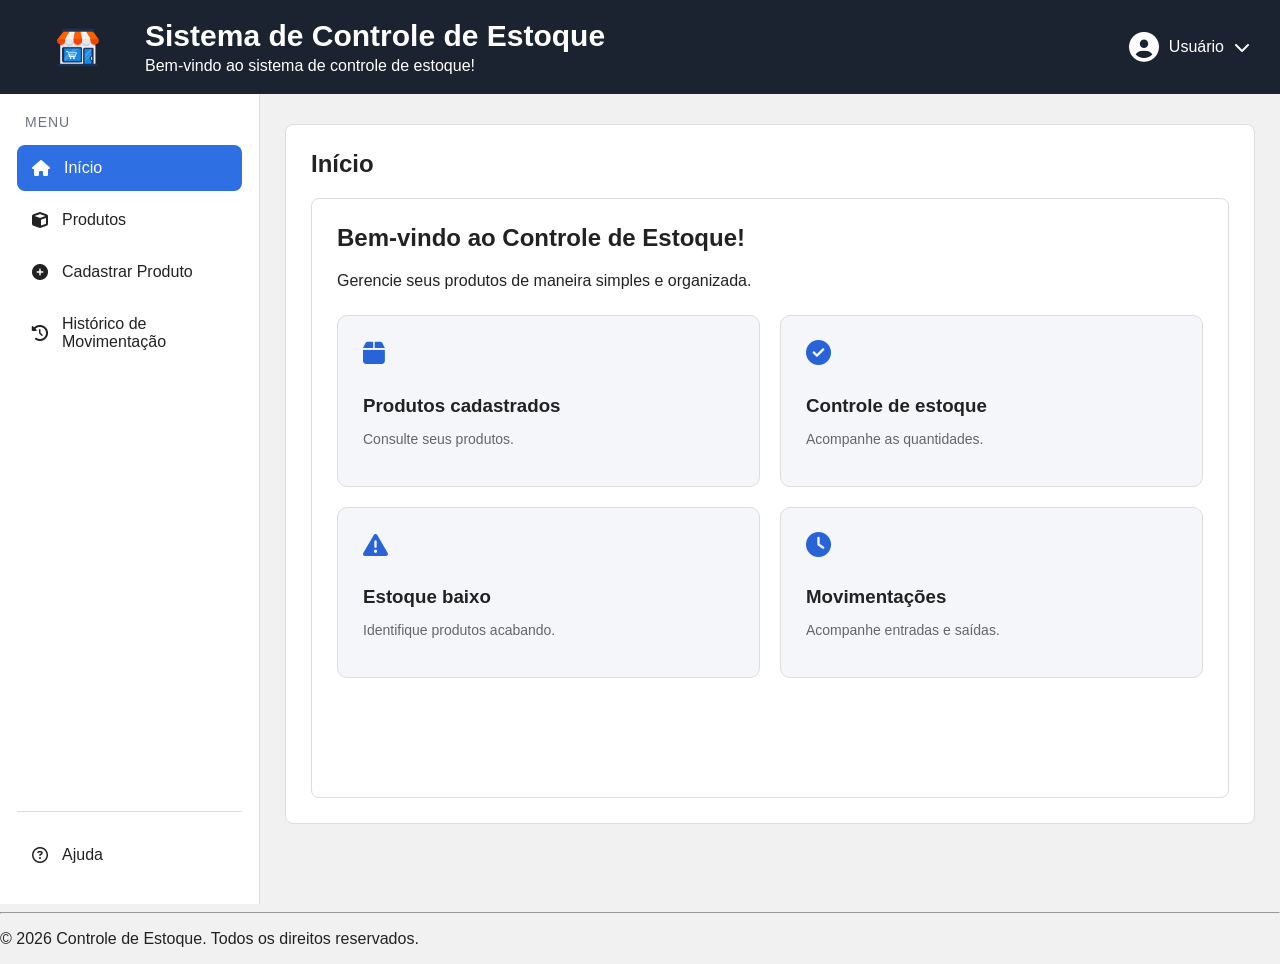
<file: 02-Projetos/aoba/index.html>
<!DOCTYPE html>
<html lang="pt-BR">

<head>

    <!-- Define a codificação de caracteres -->
    <meta charset="UTF-8">

    <!-- Faz o site se adaptar a celulares e diferentes telas -->
    <meta name="viewport" content="width=device-width, initial-scale=1.0">

    <!-- Título que aparece na aba do navegador -->
    <title>Controle de Estoque</title>

    <!-- Ícone da loja -->
    <link rel="icon" href="assets/ChatGPT.png" type="image/png">

    <link rel="stylesheet" href="https://cdnjs.cloudflare.com/ajax/libs/font-awesome/6.5.1/css/all.min.css">

    <!-- Conecta o arquivo CSS -->
    <link rel="stylesheet" href="style.css">
    <style>
        .escondido { display: none !important; }
    </style>

</head>


<body>


    <!-- =====================================================
         CABEÇALHO
    ====================================================== -->

    <header>
    <div class="header-esquerda">
        <img src="assets/ChatGPT.png" alt="Logo da loja" class="logo">
        <div>
            <h1>Sistema de Controle de Estoque</h1>
            <p>Bem-vindo ao sistema de controle de estoque!</p>
        </div>
    </div>

    <div class="usuario">
        <i class="fa-solid fa-circle-user"></i>
        <span>Usuário</span>
        <i class="fa-solid fa-chevron-down"></i>
    </div>
    </header>



    <!-- =====================================================
         CONTEÚDO PRINCIPAL
    ====================================================== -->
    <div class="layout">
        <aside class="menu">
        <p class="menu-titulo">MENU</p>

        <a href="#secaoInicio" class="menu-item ativo" id="menuInicio" data-aba="inicio">
            <i class="fa-solid fa-house"></i> Início
        </a>

        <a href="#secaoProdutos" class="menu-item" id="menuProdutos" data-aba="produtos">
            <i class="fa-solid fa-cube"></i> Produtos
        </a>

        <a href="#secaoCadastro" class="menu-item" id="menuCadastrar" data-aba="cadastro">
            <i class="fa-solid fa-circle-plus"></i> Cadastrar Produto
        </a>

        <a href="#secaoHistorico" class="menu-item" id="menuHistorico" data-aba="historico">
            <i class="fa-solid fa-clock-rotate-left"></i> Histórico de Movimentação
        </a>

        <div class="menu-ajuda">
            <a href="#" class="menu-item">
                <i class="fa-regular fa-circle-question"></i> Ajuda
            </a>
        </div>
    </aside>

    <main>

        <!-- =================================================
             CADASTRO DE PRODUTO
        ================================================== -->

        <section class="card" id="secaoInicio" data-secao="inicio">
            <h2>Início</h2>
            <section class="card" id="secaoInicio" data-secao="inicio">

    <h2>Bem-vindo ao Controle de Estoque!</h2>

    <p>
        Gerencie seus produtos de maneira simples e organizada.
    </p>

    <div class="resumo-estoque">

        <div class="resumo-card">
            <i class="fa-solid fa-box"></i>
            <h3>Produtos cadastrados</h3>
            <p>Consulte seus produtos.</p>
        </div>

        <div class="resumo-card">
            <i class="fa-solid fa-circle-check"></i>
            <h3>Controle de estoque</h3>
            <p>Acompanhe as quantidades.</p>
        </div>

        <div class="resumo-card">
            <i class="fa-solid fa-triangle-exclamation"></i>
            <h3>Estoque baixo</h3>
            <p>Identifique produtos acabando.</p>
        </div>

        <div class="resumo-card">
            <i class="fa-solid fa-clock"></i>
            <h3>Movimentações</h3>
            <p>Acompanhe entradas e saídas.</p>
        </div>

    </div>

</section>
        </section>

        <section class="card escondido" id="secaoCadastro" data-secao="cadastro">

            <h2>Cadastrar Produto</h2>


            <!-- Formulário -->
            <form id="formChamado">


                <!-- ID do produto -->
                <label for="Id">
                    ID do produto:
                </label>

                <input
                    type="text"
                    id="Id"
                    required
                >


                <!-- Nome do produto -->
                <label for="Item">
                    Nome do Item:
                </label>

                <input
                    type="text"
                    id="Item"
                    required
                >


                <!-- Categoria -->
                <label for="categoria">
                    Categoria:
                </label>

                <input
                    type="text"
                    id="categoria"
                    required
                >


                <!-- Preço -->
                <label for="preço">
                    Preço:
                </label>

                <input
                    type="number"
                    id="preço"
                    step="0.01"
                    min="0"
                    required
                >


                <!-- Quantidade -->
                <label for="quantidade">
                    Quantidade:
                </label>

                <input
                    type="number"
                    id="quantidade"
                    min="0"
                    required
                >


                <!-- Descrição -->
                <label for="descrição">
                    Descrição:
                </label>

                <input
                    type="text"
                    id="descrição"
                    required
                >


                <!-- Botão cadastrar -->
                <button type="submit">
                    Cadastrar Produto
                </button>

            </form>

        </section>



        <!-- =================================================
             LISTA DE PRODUTOS
        ================================================== -->

       <section class="card escondido" id="secaoProdutos" data-secao="produtos">
    <div class="card-topo">
        <h2><i class="fa-solid fa-cube"></i> Produtos</h2>

        <div class="busca">
            <i class="fa-solid fa-magnifying-glass"></i>
            <input type="text" id="busca" placeholder="Pesquisar produto...">
        </div>
    </div>

    <div id="listaChamados"></div>
</section>

        <!-- =================================================
             HISTÓRICO
        ================================================== -->

        <section class="card escondido" id="secaoHistorico" data-secao="historico">
    <div class="card-topo">
        <h2><i class="fa-regular fa-clock"></i> Histórico de Movimentação</h2>
    </div>

    <div id="listaHistorico">
        <div class="vazio">
            <i class="fa-regular fa-clock"></i>
            <p>Nenhum produto no histórico.</p>
        </div>
    </div>
        </section>


    </main>

    </div>

    <hr>
        <p>
            &copy; 2026 Controle de Estoque. Todos os direitos reservados.
        </p>


    <!-- Conecta o JavaScript -->
    <script src="script.js"></script>

    <script>
        // Navegação: mostra somente a seção correspondente ao menu selecionado.
        const menusAbas = document.querySelectorAll(".menu-item[data-aba]");
        const secoesAbas = document.querySelectorAll("main [data-secao]");

        menusAbas.forEach(function(menu) {
            menu.addEventListener("click", function(event) {
                event.preventDefault();

                const abaSelecionada = this.dataset.aba;

                secoesAbas.forEach(function(secao) {
                    secao.classList.add("escondido");
                });

                menusAbas.forEach(function(item) {
                    item.classList.remove("ativo");
                });

                const secaoDestino = document.querySelector(
                    'main [data-secao="' + abaSelecionada + '"]'
                );

                if (secaoDestino) {
                    secaoDestino.classList.remove("escondido");
                    this.classList.add("ativo");
                }
            });
        });
    </script>

</body>

</html>
</file>
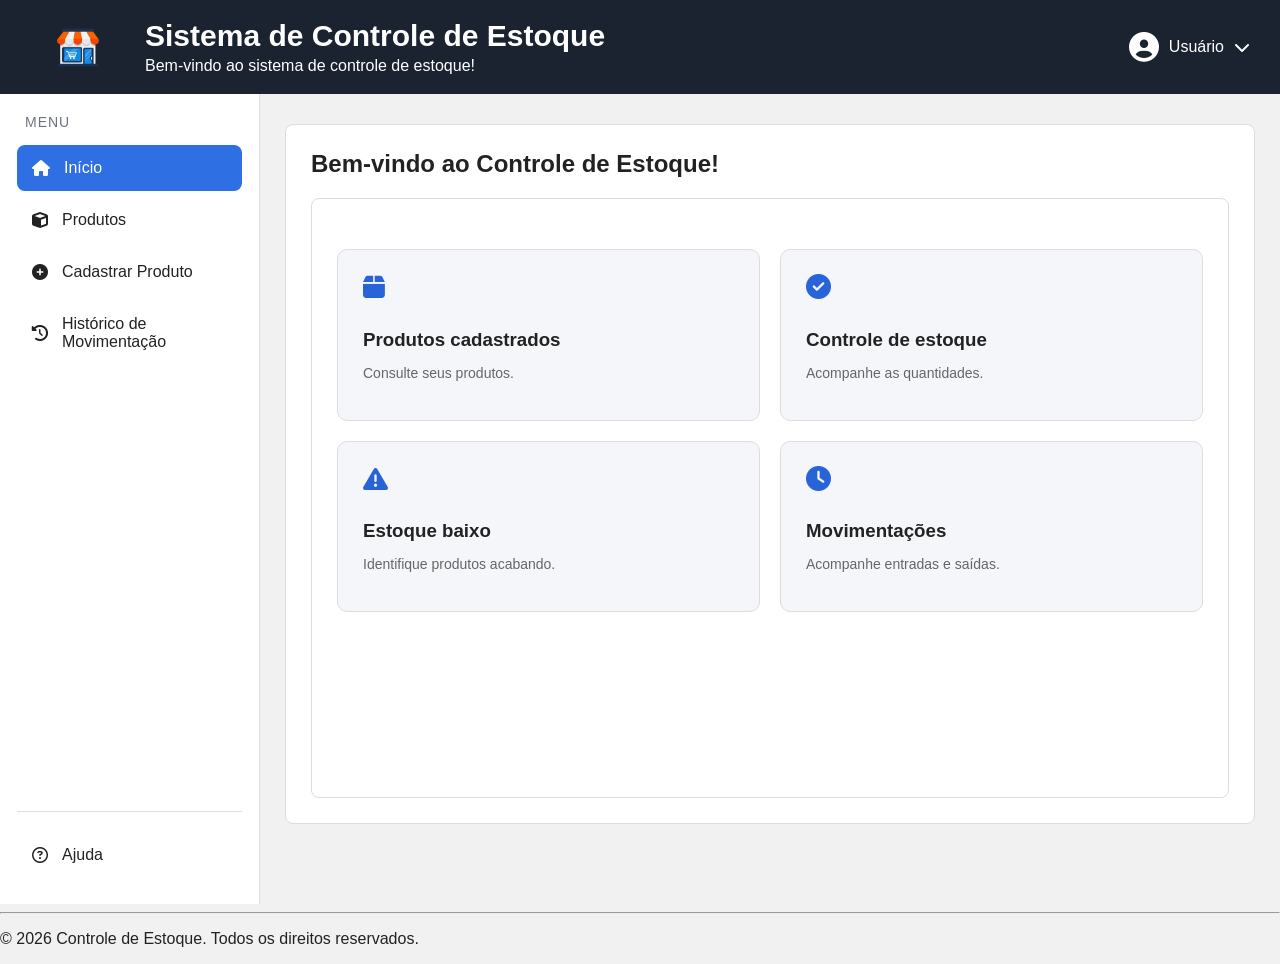
<file: 02-Projetos/Controle de Estoque/index.html>
<!DOCTYPE html>
<html lang="pt-BR">

<head>

    <!-- Define a codificação de caracteres -->
    <meta charset="UTF-8">

    <!-- Faz o site se adaptar a celulares e diferentes telas -->
    <meta name="viewport" content="width=device-width, initial-scale=1.0">

    <!-- Título que aparece na aba do navegador -->
    <title>Controle de Estoque</title>

    <!-- Ícone da loja -->
    <link rel="icon" href="assets/ChatGPT.png" type="image/png">

    <link rel="stylesheet" href="https://cdnjs.cloudflare.com/ajax/libs/font-awesome/6.5.1/css/all.min.css">

    <!-- Conecta o arquivo CSS -->
    <link rel="stylesheet" href="style.css">


</head>


<body>


    <!-- =====================================================
         CABEÇALHO
    ====================================================== -->

    <header>
    <div class="header-esquerda">
        <img src="assets/ChatGPT.png" alt="Logo da loja" class="logo">
        <div>
            <h1>Sistema de Controle de Estoque</h1>
            <p>Bem-vindo ao sistema de controle de estoque!</p>
        </div>
    </div>

    <div class="usuario">
        <i class="fa-solid fa-circle-user"></i>
        <span>Usuário</span>
        <i class="fa-solid fa-chevron-down"></i>
    </div>
    </header>



    <!-- =====================================================
         CONTEÚDO PRINCIPAL
    ====================================================== -->
    <div class="layout">
        <aside class="menu">
        <p class="menu-titulo">MENU</p>

        <a href="#secaoInicio" class="menu-item ativo" id="menuInicio" data-aba="inicio">
            <i class="fa-solid fa-house"></i> Início
        </a>

        <a href="#secaoProdutos" class="menu-item" id="menuProdutos" data-aba="produtos">
            <i class="fa-solid fa-cube"></i> Produtos
        </a>

        <a href="#secaoCadastro" class="menu-item" id="menuCadastrar" data-aba="cadastro">
            <i class="fa-solid fa-circle-plus"></i> Cadastrar Produto
        </a>

        <a href="#secaoHistorico" class="menu-item" id="menuHistorico" data-aba="historico">
            <i class="fa-solid fa-clock-rotate-left"></i> Histórico de Movimentação
        </a>

        <div class="menu-ajuda">
            <a href="#" class="menu-item">
                <i class="fa-regular fa-circle-question"></i> Ajuda
            </a>
        </div>
    </aside>

    <main>

        <!-- =================================================
             CADASTRO DE PRODUTO
        ================================================== -->

        <section class="card" id="secaoInicio" data-secao="inicio">
            <h2>Bem-vindo ao Controle de Estoque!</h2>
            <section class="card" id="secaoInicio" data-secao="inicio">



    <div class="resumo-estoque">



        <div class="resumo-card">
            <i class="fa-solid fa-box"></i>
            <h3>Produtos cadastrados</h3>
            <p>Consulte seus produtos.</p>
        </div>

        <div class="resumo-card">
            <i class="fa-solid fa-circle-check"></i>
            <h3>Controle de estoque</h3>
            <p>Acompanhe as quantidades.</p>
        </div>

        <div class="resumo-card">
            <i class="fa-solid fa-triangle-exclamation"></i>
            <h3>Estoque baixo</h3>
            <p>Identifique produtos acabando.</p>
        </div>

        <div class="resumo-card">
            <i class="fa-solid fa-clock"></i>
            <h3>Movimentações</h3>
            <p>Acompanhe entradas e saídas.</p>
        </div>

    </div>

</section>
        </section>

        <section class="card escondido" id="secaoCadastro" data-secao="cadastro">

            <h2>Cadastrar Produto</h2>


            <!-- Formulário -->
            <form id="formChamado">


                <!-- ID do produto -->
                <label for="Id">
                    ID do produto:
                </label>

                <input
                    type="text"
                    id="Id"
                    required
                >


                <!-- Nome do produto -->
                <label for="Item">
                    Nome do Item:
                </label>

                <input
                    type="text"
                    id="Item"
                    required
                >


                <!-- Categoria -->
                <label for="categoria">
                    Categoria:
                </label>

                <input
                    type="text"
                    id="categoria"
                    required
                >


                <!-- Preço -->
                <label for="preço">
                    Preço:
                </label>

                <input
                    type="number"
                    id="preço"
                    step="0.01"
                    min="0"
                    required
                >


                <!-- Quantidade -->
                <label for="quantidade">
                    Quantidade:
                </label>

                <input
                    type="number"
                    id="quantidade"
                    min="0"
                    required
                >


                <!-- Descrição -->
                <label for="descrição">
                    Descrição:
                </label>

                <input
                    type="text"
                    id="descrição"
                    required
                >


                <!-- Botão cadastrar -->
                <button type="submit">
                    Cadastrar Produto
                </button>

            </form>

        </section>



        <!-- =================================================
             LISTA DE PRODUTOS
        ================================================== -->

       <section class="card escondido" id="secaoProdutos" data-secao="produtos">
    <div class="card-topo">
        <h2><i class="fa-solid fa-cube"></i> Produtos</h2>

        <div class="busca">
            <i class="fa-solid fa-magnifying-glass"></i>
            <input type="text" id="busca" placeholder="Pesquisar produto...">
        </div>
    </div>

    <div id="listaChamados"></div>
</section>

        <!-- =================================================
             HISTÓRICO
        ================================================== -->

        <section class="card escondido" id="secaoHistorico" data-secao="historico">
    <div class="card-topo">
        <h2><i class="fa-regular fa-clock"></i> Histórico de Movimentação</h2>
    </div>

    <div id="listaHistorico">
        <div class="vazio">
            <i class="fa-regular fa-clock"></i>
            <p>Nenhum produto no histórico.</p>
        </div>
    </div>
        </section>


    </main>

    </div>

    <hr>
        <p>
            &copy; 2026 Controle de Estoque. Todos os direitos reservados.
        </p>


    <!-- Conecta o JavaScript -->
    <script src="script.js"></script>

    <script>
      
    </script>

</body>

</html>
</file>
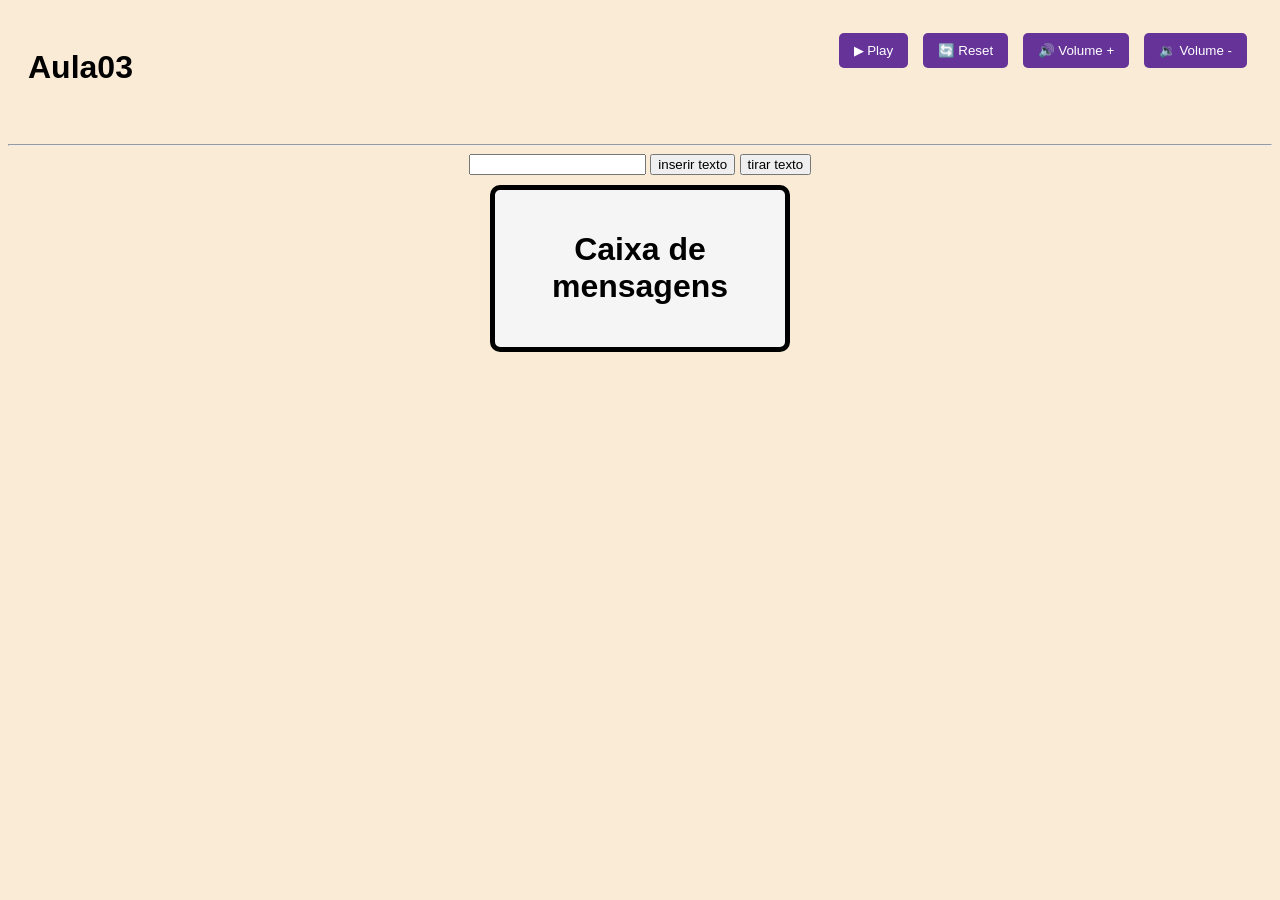
<file: 03-Atividades/Site01/Base_js/index.html>
<!DOCTYPE html>
<html lang="pt-br">
<head>

    <meta charset="UTF-8">
    <meta name="viewport" content="width=device-width, initial-scale=1.0">
    <link rel="stylesheet" href="index.css">
    <title>Aula03</title>
</head>
<body>
    <div id="titulo">
    <h1  title="Titulo feio">Aula03</h1>
    <audio id="player">
     <source src="Symphony no. 5 in Cm, Op. 67 - I. Allegro con brio (For Recorder Ensemble - Papalin).mp3" type="audio/mp3">
        Your browser does not support the audio element.
    </audio>
    <div class="controls">
        <button onclick="playAudio()">▶ Play</button>
        <button onclick="resetAudio()">🔄 Reset</button>
        <button onclick="volumeUp()">🔊 Volume +</button>
        <button onclick="volumeDown()">🔉 Volume -</button>
     </div>
    </div>

    <p id="text"></p>
    <hr/>
    <div id="input">
    <input type="text" id="text-input">
    <input type="button" onclick="insertText()" value="inserir texto">
    <input type="button" onclick="removeText()" value="tirar texto">
    </div>    
    <div id="fala">
        <h1 title="para respostas do sistema">Caixa de mensagens</h1>
        <h2 id="subtitulo"></h2>
        <h3 id="rodape"></h3>
    </div >


    <script src="index.js"></script>
</body>
</html>
</file>
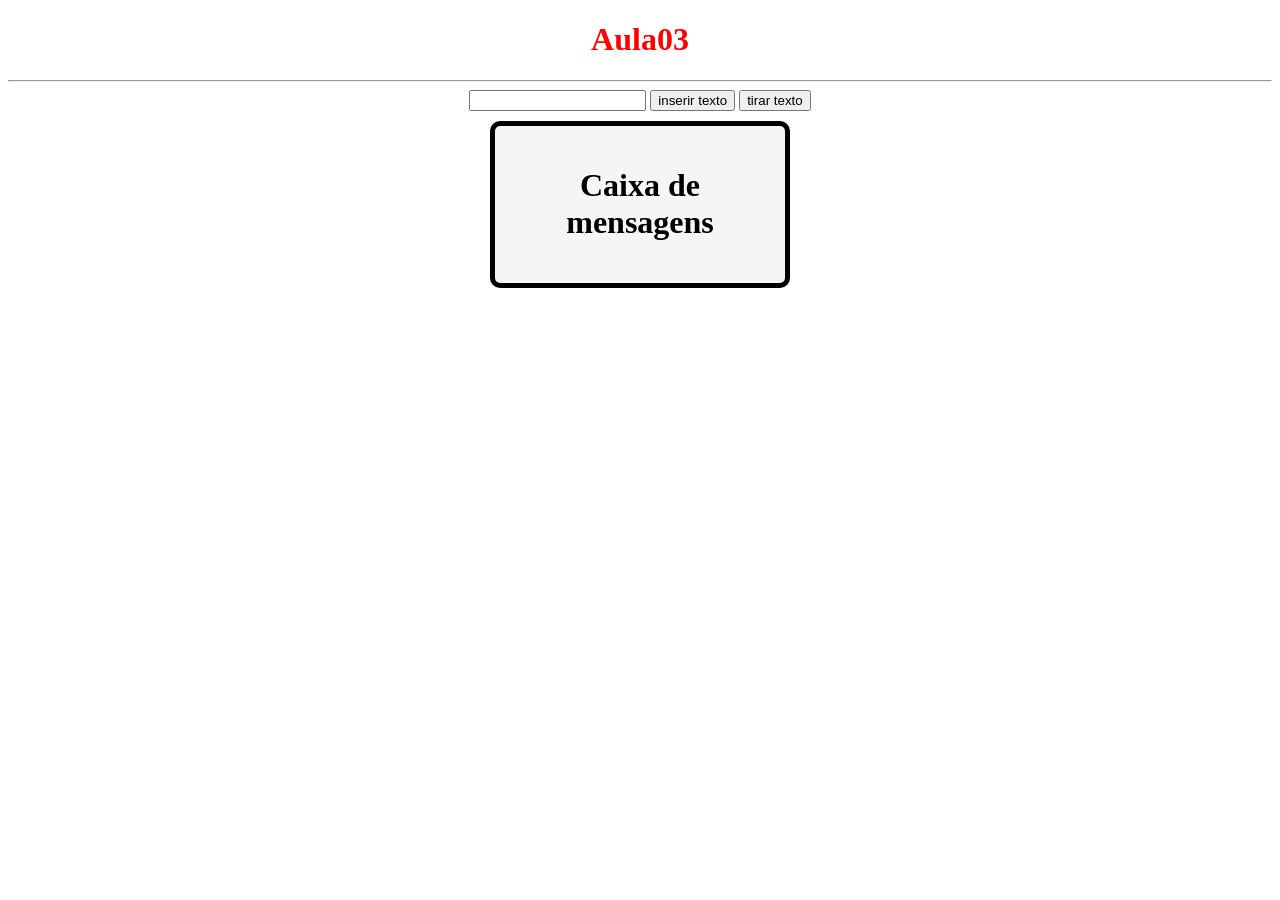
<file: 03-Atividades/Site01/Painel_musica/index.html>
<!DOCTYPE html>
<html lang="pt-br
<head>

    <meta charset="UTF-8">
    <meta name="viewport" content="width=device-width, initial-scale=1.0">
    <link rel="stylesheet" href="index.css">
    <title>Aula03</title>
</head>
<body>
    <h1 id="titulo" title="Titulo feio">Aula03</h1>

    <p id="text"></p>
    <hr/>
    
    <input type="text" id="text-input">
    <input type="button" onclick="insertText()" value="inserir texto">
    <input type="button" onclick="removeText()" value="tirar texto">

    <div id="fala">
        <h1 title="para respostas do sistema">Caixa de mensagens</h1>
        <h2 id="subtitulo"></h2>
        <h3 id="rodape"></h3>
    </div >


    <script src="index.js"></script>
</body>
</html>
</file>
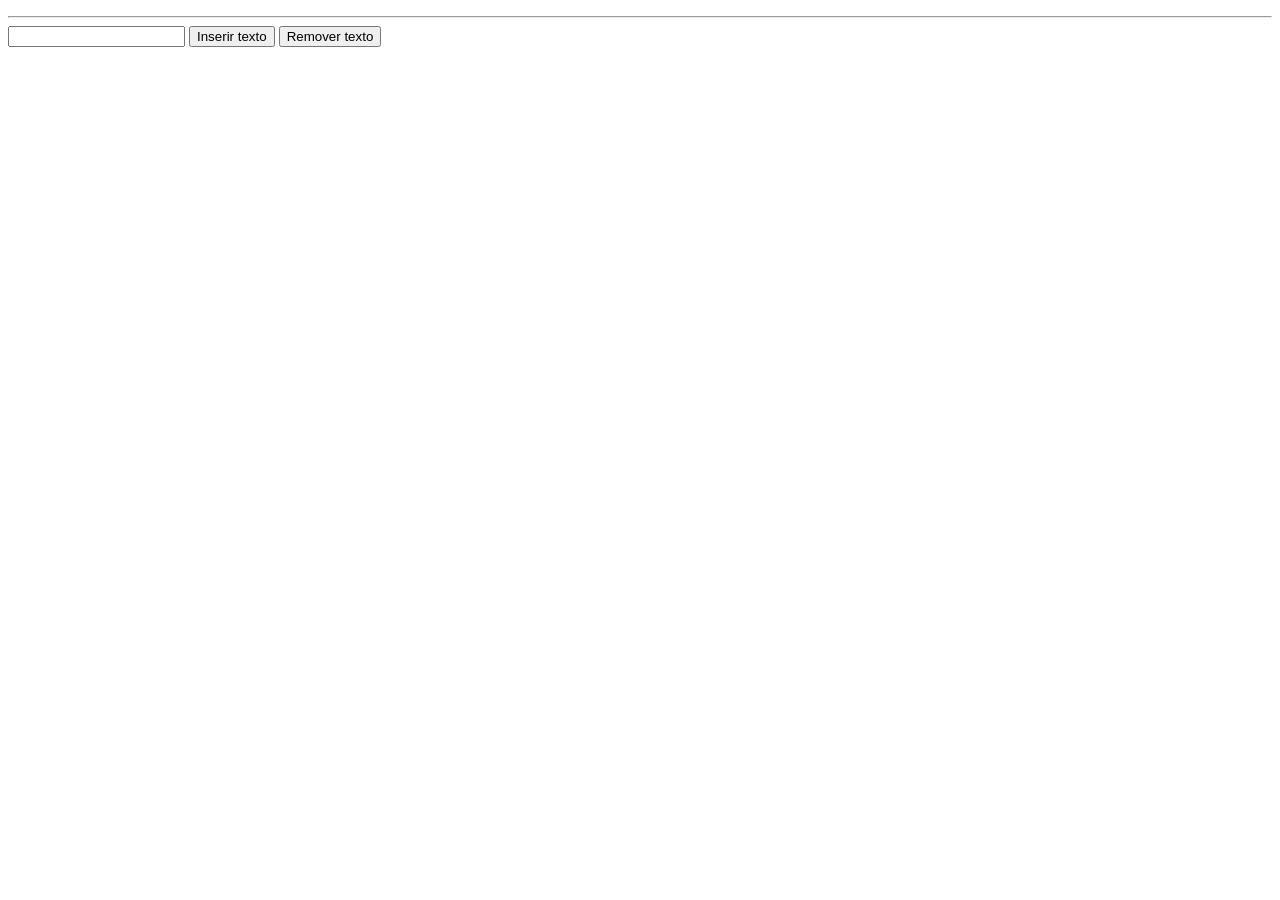
<file: 03-Atividades/Site01/Teste/index.html>
<!DOCTYPE html>
<html lang="pt-BR">
<head>
    <meta charset="UTF-8">
    <meta name="viewport" content="width=device-width, initial-scale=1.0">
    <title>Connect JS</title>
</head>
<body>

    <p id="text"></p>
    <hr/>
    <input type="text" id="text-input">
    <input type="button" onclick="insertText()" value="Inserir texto">
    <input type="button" onclick="removeText()" value="Remover texto">

    <script src="script.js"></script>
</body>
</html>
</file>
<file: 02-Projetos/aoba/style.css>
/* =====================================================
   CONFIGURAÇÕES GERAIS
===================================================== */

* {
    box-sizing: border-box;
}


body {

    margin: 0;

    font-family: Arial, Helvetica, sans-serif;

    background-color: #f1f1f1;

    color: #222;
}



/* =====================================================
   CABEÇALHO
===================================================== */

header {
    background-color: #1b2230;
    color: white;
    display: flex;
    justify-content: space-between;
    align-items: center;
    padding: 12px 30px;
}

.header-esquerda {
    display: flex;
    align-items: center;
    gap: 15px;
}

.logo {
    width: 100px;
    height: 70px;
    object-fit: contain;
}

header h1 {
    margin: 0;
    font-size: 30px;
}

header p {
    margin: 4px 0 0;
    font-size: 16px;
}

.usuario {
    display: flex;
    align-items: center;
    gap: 10px;
}

.usuario .fa-circle-user {
    font-size: 30px;
}


/* Arrumação do Raféx */

.layout {
    display: flex;
    min-height: calc(100vh - 90px);
}

.menu {
    width: 260px;
    background-color: white;
    border-right: 1px solid #ddd;
    padding: 20px 17px;
    display: flex;
    flex-direction: column;
}

.menu-titulo {
    color: #6b7280;
    font-size: 14px;
    letter-spacing: 1px;
    margin: 0 0 15px 8px;
}

.menu-item {
    display: flex;
    align-items: center;
    gap: 14px;
    padding: 14px 15px;
    border-radius: 8px;
    color: #222;
    text-decoration: none;
    margin-bottom: 6px;
}

.menu-item:hover {
    background-color: #eef2f7;
}

.menu-item.ativo {
    background-color: #2f6fe4;
    color: white;
}

.menu-ajuda {
    margin-top: auto;
    border-top: 1px solid #ddd;
    padding-top: 20px;
}


/* =====================================================
   ÁREA PRINCIPAL
===================================================== */

main {

    display: flex;

    gap: 28px;

    flex: 1;

    margin: 30px 0;

    padding: 0 25px;

    align-items: flex-start;
}



/* =====================================================
   BLOCOS
===================================================== */

.card {

    background-color: white;

    padding: 25px;

    border-radius: 8px;

    border: 1px solid #ddd;

    flex: 1;

    min-height: 600px;

    min-width: 0;
}


.card h2 {

    margin-top: 0;

    margin-bottom: 20px;

    font-size: 24px;
}



/* =====================================================
   FORMULÁRIO
===================================================== */

form {

    display: flex;

    flex-direction: column;
}


form label {

    margin-bottom: 6px;

    font-size: 15px;
}


form input {

    width: 100%;

    padding: 11px;

    margin-bottom: 15px;

    border: 1px solid #ccc;

    border-radius: 5px;

    font-size: 14px;
}


form input:focus {

    outline: none;

    border-color: #222;
}


form button {

    background-color: #222;

    color: white;

    border: none;

    border-radius: 5px;

    padding: 12px;

    cursor: pointer;

    font-weight: bold;

    margin-top: 5px;
}


form button:hover {

    background-color: #444;
}

#secaoProdutos {
    flex: 2;
}

#secaoHistorico {
    flex: 1;
}

.card-topo {
    display: flex;
    justify-content: space-between;
    align-items: center;
    gap: 15px;
    border-bottom: 1px solid #ddd;
    padding-bottom: 15px;
    margin-bottom: 20px;
}

.card-topo h2 {
    margin: 0;
}

.busca {
    display: flex;
    align-items: center;
    gap: 8px;
    border: 1px solid #ccc;
    border-radius: 6px;
    padding: 0 12px;
    width: 300px;
    background-color: white;
    color: #6b7280;
}

.busca input {
    border: none;
    outline: none;
    padding: 10px 0;
    width: 100%;
    font-size: 14px;
}

.vazio {
    text-align: center;
    color: #6b7280;
    padding: 120px 0;
}

.vazio i {
    display: block;
    font-size: 50px;
    margin-bottom: 15px;
}


/* =====================================================
   PRODUTOS
===================================================== */

.produto {
    display: flex;
    gap: 20px;
    border: 1px solid #ddd;
    border-radius: 8px;
    padding: 15px;
    margin-bottom: 15px;
}

.produto-icone {
    width: 105px;
    height: 100px;
    background-color: #eef1f5;
    border-radius: 8px;
    display: flex;
    align-items: center;
    justify-content: center;
    font-size: 40px;
    flex-shrink: 0;
}

.produto-info {
    flex: 1;
}

.produto h3 {
    margin: 0 0 5px;
    font-size: 20px;
}

.produto p {
    margin: 3px 0;
    font-size: 14px;
}

.produto .botoes {
    align-self: flex-end;
    margin-top: 0;
    flex-wrap: nowrap;
}

.status {
    padding: 2px 10px;
    border-radius: 5px;
    color: white;
    font-size: 13px;
    font-weight: bold;
}

.em-estoque {
    background-color: #198754;
}

.esgotado {
    background-color: #dc3545;
}

/* =====================================================
   BOTÕES DOS PRODUTOS
===================================================== */

.botoes {

    display: flex;

    gap: 6px;

    margin-top: 10px;

    flex-wrap: wrap;
}


.botoes button {

    border: none;

    border-radius: 5px;

    padding: 9px 12px;

    color: white;

    cursor: pointer;

    font-weight: bold;
}


/* Botão adicionar */

.btn-adicionar {

    background-color: #198754;
}


/* Botão retirar */

.btn-retirar {

    background-color: #dc3545;
}


/* Botão excluir */

.btn-excluir {

    background-color: #222;
}


.botoes button:hover {

    opacity: 0.8;
}


/* =====================================================
   HISTÓRICO
===================================================== */

.movimentacao {

    border-bottom: 1px solid #ddd;

    padding: 12px 0;

    margin-bottom: 5px;
}


.movimentacao p {

    margin: 5px 0;

    font-size: 14px;
}


.entrada {

    color: #198754;

    font-weight: bold;

    font-size: 17px;
}


.saida {

    color: #dc3545;

    font-weight: bold;

    font-size: 17px;
}


.mensagem {

    color: #666;

    font-size: 14px;
}



/* =====================================================
   RESPONSIVIDADE
===================================================== */

@media (max-width: 1000px) {

    main {

        flex-direction: column;

        max-width: 700px;
    }


    .card {

        width: 100%;

        min-height: auto;
    }
}


@media (max-width: 600px) {

    .layout {
        flex-direction: column;
    }

    .menu {
        width: 100%;
        border-right: none;
        border-bottom: 1px solid #ddd;
    }

    .produto {
        flex-direction: column;
    }

    .produto .botoes {
        align-self: flex-start;
    }

    .busca {
        width: 100%;
    }

    .card-topo {
        flex-direction: column;
        align-items: flex-start;
    }
    
    main {

        padding: 0 15px;

        margin-top: 25px;
    }


    .card {

        padding: 20px;
    }


    header h1 {

        font-size: 24px;
    }
}

.escondido {
    display: none;
}
.escondido {
    display: none !important;
}
.resumo-estoque {
    display: grid;
    grid-template-columns: repeat(2, 1fr);
    gap: 20px;
    margin-top: 25px;
}

.resumo-card {
    background: #f4f6f9;
    padding: 25px;
    border-radius: 10px;
    border: 1px solid #ddd;
}

.resumo-card i {
    font-size: 25px;
    margin-bottom: 10px;
    color: #2864d7;
}

.resumo-card h3 {
    margin-bottom: 8px;
}

.resumo-card p {
    color: #666;
    font-size: 14px;
}

@media (max-width: 600px) {
    .resumo-estoque {
        grid-template-columns: 1fr;
    }
}
</file>
<file: 02-Projetos/Controle de Estoque/style.css>
/* =====================================================
   CONFIGURAÇÕES GERAIS
===================================================== */

* {
    box-sizing: border-box;
}


body {

    margin: 0;

    font-family: Arial, Helvetica, sans-serif;

    background-color: #f1f1f1;

    color: #222;
}



/* =====================================================
   CABEÇALHO
===================================================== */

header {
    background-color: #1b2230;
    color: white;
    display: flex;
    justify-content: space-between;
    align-items: center;
    padding: 12px 30px;
}

.header-esquerda {
    display: flex;
    align-items: center;
    gap: 15px;
}

.logo {
    width: 100px;
    height: 70px;
    object-fit: contain;
}

header h1 {
    margin: 0;
    font-size: 30px;
}

header p {
    margin: 4px 0 0;
    font-size: 16px;
}

.usuario {
    display: flex;
    align-items: center;
    gap: 10px;
}

.usuario .fa-circle-user {
    font-size: 30px;
}


/* Arrumação do Raféx */

.layout {
    display: flex;
    min-height: calc(100vh - 90px);
}

.menu {
    width: 260px;
    background-color: white;
    border-right: 1px solid #ddd;
    padding: 20px 17px;
    display: flex;
    flex-direction: column;
}

.menu-titulo {
    color: #6b7280;
    font-size: 14px;
    letter-spacing: 1px;
    margin: 0 0 15px 8px;
}

.menu-item {
    display: flex;
    align-items: center;
    gap: 14px;
    padding: 14px 15px;
    border-radius: 8px;
    color: #222;
    text-decoration: none;
    margin-bottom: 6px;
}

.menu-item:hover {
    background-color: #eef2f7;
}

.menu-item.ativo {
    background-color: #2f6fe4;
    color: white;
}

.menu-ajuda {
    margin-top: auto;
    border-top: 1px solid #ddd;
    padding-top: 20px;
}


/* =====================================================
   ÁREA PRINCIPAL
===================================================== */

main {

    display: flex;

    gap: 28px;

    flex: 1;

    margin: 30px 0;

    padding: 0 25px;

    align-items: flex-start;
}



/* =====================================================
   BLOCOS
===================================================== */

.card {

    background-color: white;

    padding: 25px;

    border-radius: 8px;

    border: 1px solid #ddd;

    flex: 1;

    min-height: 600px;

    min-width: 0;
}


.card h2 {

    margin-top: 0;

    margin-bottom: 20px;

    font-size: 24px;
}



/* =====================================================
   FORMULÁRIO
===================================================== */

form {

    display: flex;

    flex-direction: column;
}


form label {

    margin-bottom: 6px;

    font-size: 15px;
}


form input {

    width: 100%;

    padding: 11px;

    margin-bottom: 15px;

    border: 1px solid #ccc;

    border-radius: 5px;

    font-size: 14px;
}


form input:focus {

    outline: none;

    border-color: #222;
}


form button {

    background-color: #222;

    color: white;

    border: none;

    border-radius: 5px;

    padding: 12px;

    cursor: pointer;

    font-weight: bold;

    margin-top: 5px;
}


form button:hover {

    background-color: #444;
}

#secaoProdutos {
    flex: 2;
}

#secaoHistorico {
    flex: 1;
}

.card-topo {
    display: flex;
    justify-content: space-between;
    align-items: center;
    gap: 15px;
    border-bottom: 1px solid #ddd;
    padding-bottom: 15px;
    margin-bottom: 20px;
}

.card-topo h2 {
    margin: 0;
}

.busca {
    display: flex;
    align-items: center;
    gap: 8px;
    border: 1px solid #ccc;
    border-radius: 6px;
    padding: 0 12px;
    width: 300px;
    background-color: white;
    color: #6b7280;
}

.busca input {
    border: none;
    outline: none;
    padding: 10px 0;
    width: 100%;
    font-size: 14px;
}

.vazio {
    text-align: center;
    color: #6b7280;
    padding: 120px 0;
}

.vazio i {
    display: block;
    font-size: 50px;
    margin-bottom: 15px;
}


/* =====================================================
   PRODUTOS
===================================================== */

.produto {
    display: flex;
    gap: 20px;
    border: 1px solid #ddd;
    border-radius: 8px;
    padding: 15px;
    margin-bottom: 15px;
}

.produto-icone {
    width: 105px;
    height: 100px;
    background-color: #eef1f5;
    border-radius: 8px;
    display: flex;
    align-items: center;
    justify-content: center;
    font-size: 40px;
    flex-shrink: 0;
}

.produto-info {
    flex: 1;
}

.produto h3 {
    margin: 0 0 5px;
    font-size: 20px;
}

.produto p {
    margin: 3px 0;
    font-size: 14px;
}

.produto .botoes {
    align-self: flex-end;
    margin-top: 0;
    flex-wrap: nowrap;
}

.status {
    padding: 2px 10px;
    border-radius: 5px;
    color: white;
    font-size: 13px;
    font-weight: bold;
}

.em-estoque {
    background-color: #198754;
}

.esgotado {
    background-color: #dc3545;
}

/* =====================================================
   BOTÕES DOS PRODUTOS
===================================================== */

.botoes {

    display: flex;

    gap: 6px;

    margin-top: 10px;

    flex-wrap: wrap;
}


.botoes button {

    border: none;

    border-radius: 5px;

    padding: 9px 12px;

    color: white;

    cursor: pointer;

    font-weight: bold;
}


/* Botão adicionar */

.btn-adicionar {

    background-color: #198754;
}


/* Botão retirar */

.btn-retirar {

    background-color: #dc3545;
}


/* Botão excluir */

.btn-excluir {

    background-color: #222;
}


.botoes button:hover {

    opacity: 0.8;
}


/* =====================================================
   HISTÓRICO
===================================================== */

.movimentacao {

    border-bottom: 1px solid #ddd;

    padding: 12px 0;

    margin-bottom: 5px;
}


.movimentacao p {

    margin: 5px 0;

    font-size: 14px;
}


.entrada {

    color: #198754;

    font-weight: bold;

    font-size: 17px;
}


.saida {

    color: #dc3545;

    font-weight: bold;

    font-size: 17px;
}


.mensagem {

    color: #666;

    font-size: 14px;
}



/* =====================================================
   RESPONSIVIDADE
===================================================== */

@media (max-width: 1000px) {

    main {

        flex-direction: column;

        max-width: 700px;
    }


    .card {

        width: 100%;

        min-height: auto;
    }
}


@media (max-width: 600px) {

    .layout {
        flex-direction: column;
    }

    .menu {
        width: 100%;
        border-right: none;
        border-bottom: 1px solid #ddd;
    }

    .produto {
        flex-direction: column;
    }

    .produto .botoes {
        align-self: flex-start;
    }

    .busca {
        width: 100%;
    }

    .card-topo {
        flex-direction: column;
        align-items: flex-start;
    }
    
    main {

        padding: 0 15px;

        margin-top: 25px;
    }


    .card {

        padding: 20px;
    }


    header h1 {

        font-size: 24px;
    }
}

.escondido {
    display: none;
}
.escondido {
    display: none !important;
}
.resumo-estoque {
    display: grid;
    grid-template-columns: repeat(2, 1fr);
    gap: 20px;
    margin-top: 25px;
}

.resumo-card {
    background: #f4f6f9;
    padding: 25px;
    border-radius: 10px;
    border: 1px solid #ddd;
}

.resumo-card i {
    font-size: 25px;
    margin-bottom: 10px;
    color: #2864d7;
}

.resumo-card h3 {
    margin-bottom: 8px;
}

.resumo-card p {
    color: #666;
    font-size: 14px;
}

@media (max-width: 600px) {
    .resumo-estoque {
        grid-template-columns: 1fr;
    }
}
</file>
<file: 03-Atividades/Site01/Base_js/index.css>
body{
    text-align: center;
    font-family: 'Montserrat', sans-serif;
    background-color: antiquewhite;

}
    #text{
    color: rebeccapurple;
    text-align: center;
}
#titulo{
    display: flex;
    color: red;
    text-align: center;
    justify-content: space-between;
    padding: 20px;
}
#subtitulo{
    color: blue;
}
#rodape{
    color: black;
}
#fala {
    justify-content: center;
    align-items: center;    

    width: 300px; /* Largura do conteúdo */
    padding: 20px; /* Espaço interno ao redor do conteúdo */
    border: 5px solid black; /* Borda ao redor do preenchimento */
    margin: 10px auto; /* Espaço externo entre elementos */
    box-sizing: border-box;
    background-color: whitesmoke;
    border-radius: 10px;
}
h1{
    color: black;
    cursor: pointer;
}

button {
  padding: 10px 15px;
  margin: 5px;
  border: none;
  border-radius: 5px;
  background-color: rebeccapurple;
  color: white;
  cursor: pointer;
}

button:hover {
  background-color: purple;
}
</file>
<file: 03-Atividades/Site01/Painel_musica/index.css>
body{
    text-align: center;
}
    #text{
    color: rebeccapurple;
    text-align: center;
}
#titulo{
    color: red;
    text-align: center;
}
#subtitulo{
    color: blue;
}
#rodape{
    color: black;
}
#fala {
    justify-content: center;
    align-items: center;    

    width: 300px; /* Largura do conteúdo */
    padding: 20px; /* Espaço interno ao redor do conteúdo */
    border: 5px solid black; /* Borda ao redor do preenchimento */
    margin: 10px auto; /* Espaço externo entre elementos */
    box-sizing: border-box;
    background-color: whitesmoke;
    border-radius: 10px;
}
h1{
    color: black;
    cursor: pointer;
}
</file>
